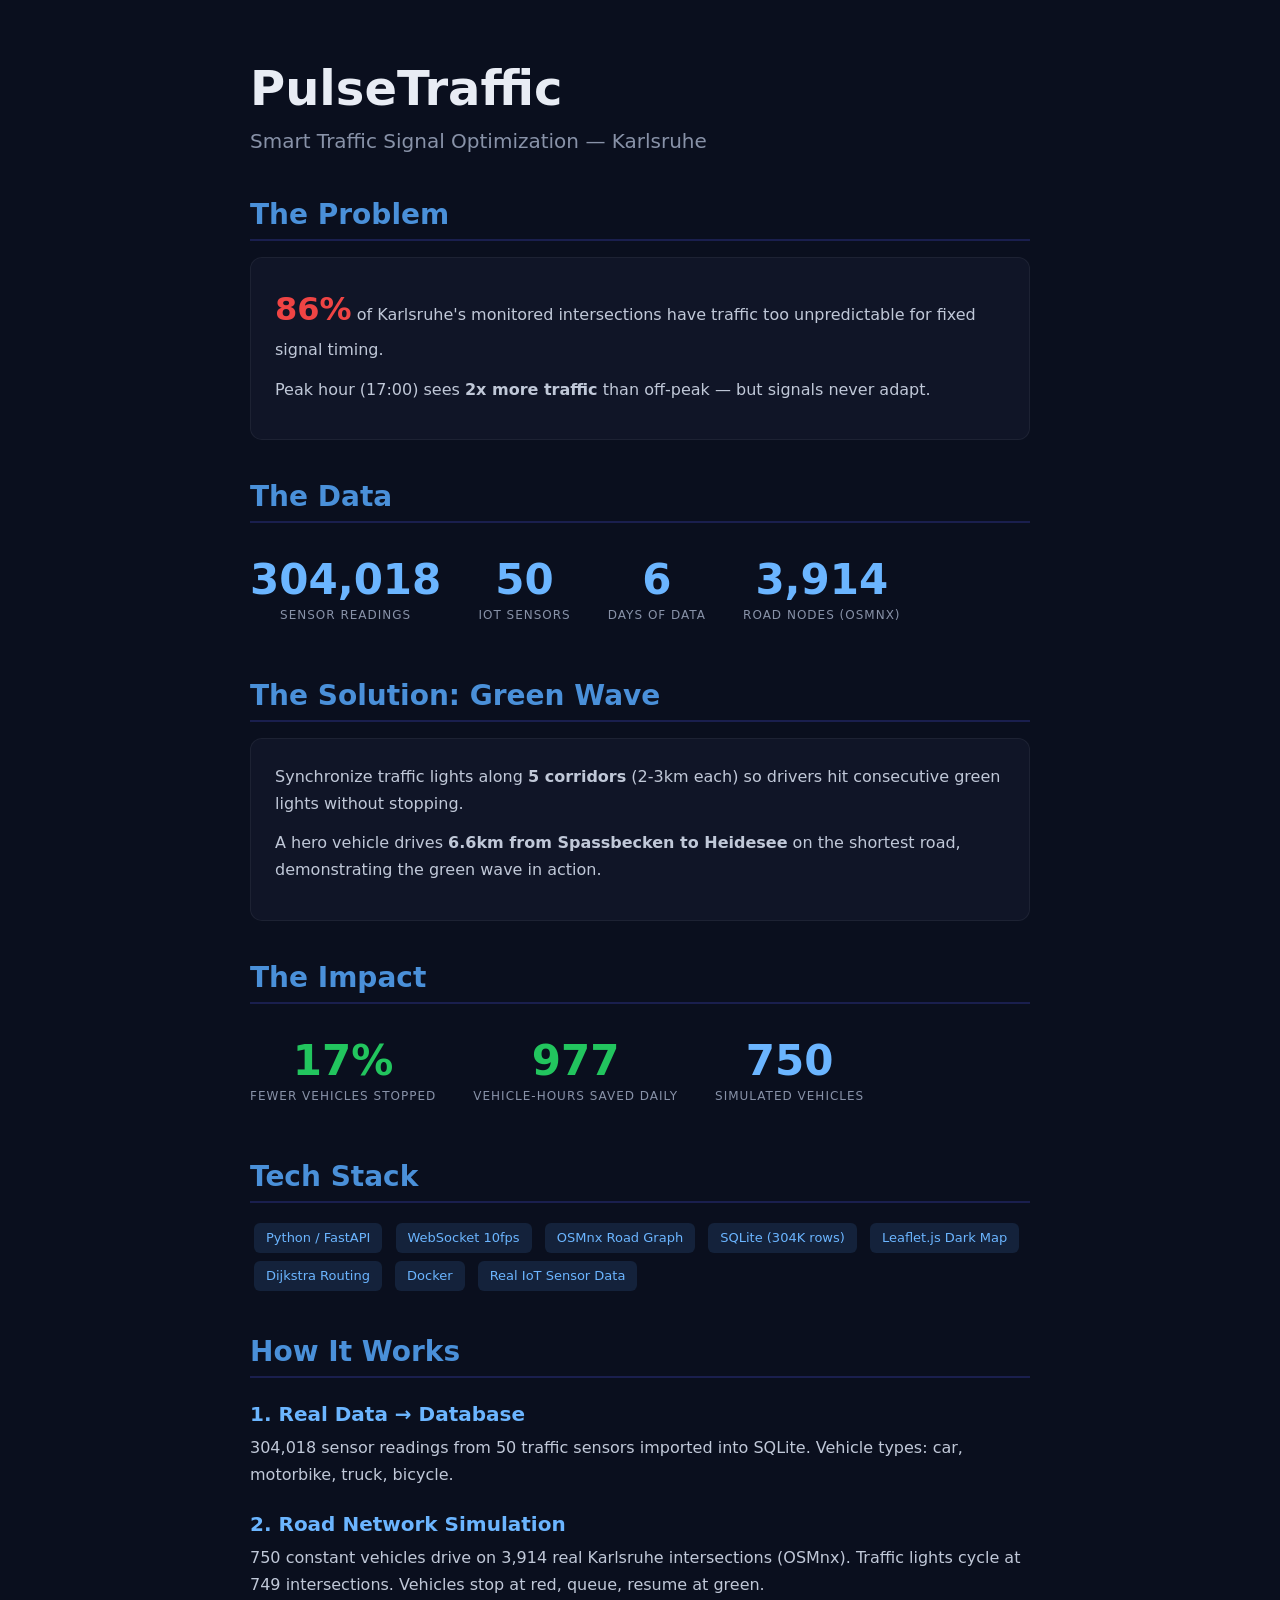
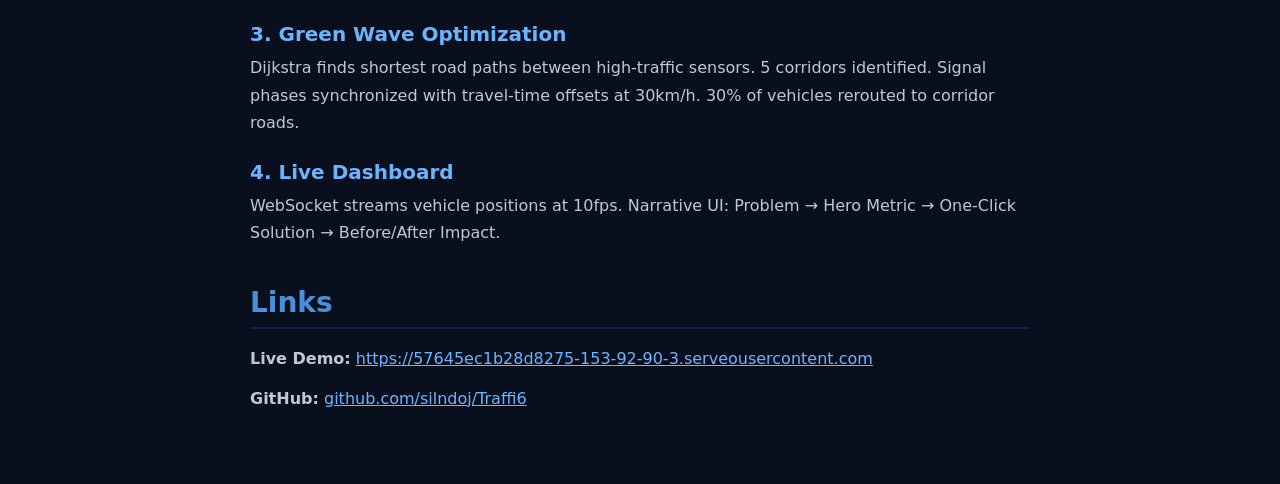
<file: app/frontend/pitch.html>
<!DOCTYPE html><html><head><meta charset="UTF-8"><title>PulseTraffic — Pitch</title>
<style>*{margin:0;padding:0;box-sizing:border-box}body{font-family:Inter,system-ui,sans-serif;background:#0a0f1e;color:#e8ecf4;padding:60px;max-width:900px;margin:0 auto}
h1{font-size:48px;margin-bottom:8px}h2{font-size:28px;color:#4a90d9;margin:40px 0 16px;border-bottom:2px solid #1a1f4e;padding-bottom:8px}
h3{font-size:20px;color:#6bb5ff;margin:24px 0 8px}.sub{color:#8892a8;font-size:20px;margin-bottom:40px}
p{font-size:16px;line-height:1.7;color:#c0c8d8;margin-bottom:12px}
.stat{display:inline-block;text-align:center;margin:16px 32px 16px 0}
.stat-val{font-size:42px;font-weight:700;color:#6bb5ff;display:block}.stat-label{font-size:12px;color:#8892a8;text-transform:uppercase;letter-spacing:1px}
.red{color:#ef4444}.green{color:#22c55e}.amber{color:#f59e0b}
.box{background:rgba(20,25,45,0.6);border:1px solid rgba(255,255,255,0.06);border-radius:12px;padding:24px;margin:16px 0}
.tag{display:inline-block;background:rgba(74,144,217,0.15);color:#6bb5ff;padding:4px 12px;border-radius:6px;font-size:13px;margin:4px}
@media print{body{background:white;color:#111}h1,h2,h3,.stat-val{color:#0a0f2e}.sub,.stat-label,p{color:#444}}
</style></head><body>
<h1>PulseTraffic</h1>
<p class="sub">Smart Traffic Signal Optimization — Karlsruhe</p>

<h2>The Problem</h2>
<div class="box">
<p><span class="red" style="font-size:32px;font-weight:700">86%</span> of Karlsruhe's monitored intersections have traffic too unpredictable for fixed signal timing.</p>
<p>Peak hour (17:00) sees <strong>2x more traffic</strong> than off-peak — but signals never adapt.</p>
</div>

<h2>The Data</h2>
<div class="stat"><span class="stat-val">304,018</span><span class="stat-label">Sensor Readings</span></div>
<div class="stat"><span class="stat-val">50</span><span class="stat-label">IoT Sensors</span></div>
<div class="stat"><span class="stat-val">6</span><span class="stat-label">Days of Data</span></div>
<div class="stat"><span class="stat-val">3,914</span><span class="stat-label">Road Nodes (OSMnx)</span></div>

<h2>The Solution: Green Wave</h2>
<div class="box">
<p>Synchronize traffic lights along <strong>5 corridors</strong> (2-3km each) so drivers hit consecutive green lights without stopping.</p>
<p>A hero vehicle drives <strong>6.6km from Spassbecken to Heidesee</strong> on the shortest road, demonstrating the green wave in action.</p>
</div>

<h2>The Impact</h2>
<div class="stat"><span class="stat-val green">17%</span><span class="stat-label">Fewer Vehicles Stopped</span></div>
<div class="stat"><span class="stat-val green">977</span><span class="stat-label">Vehicle-Hours Saved Daily</span></div>
<div class="stat"><span class="stat-val">750</span><span class="stat-label">Simulated Vehicles</span></div>

<h2>Tech Stack</h2>
<p>
<span class="tag">Python / FastAPI</span>
<span class="tag">WebSocket 10fps</span>
<span class="tag">OSMnx Road Graph</span>
<span class="tag">SQLite (304K rows)</span>
<span class="tag">Leaflet.js Dark Map</span>
<span class="tag">Dijkstra Routing</span>
<span class="tag">Docker</span>
<span class="tag">Real IoT Sensor Data</span>
</p>

<h2>How It Works</h2>
<h3>1. Real Data → Database</h3>
<p>304,018 sensor readings from 50 traffic sensors imported into SQLite. Vehicle types: car, motorbike, truck, bicycle.</p>
<h3>2. Road Network Simulation</h3>
<p>750 constant vehicles drive on 3,914 real Karlsruhe intersections (OSMnx). Traffic lights cycle at 749 intersections. Vehicles stop at red, queue, resume at green.</p>
<h3>3. Green Wave Optimization</h3>
<p>Dijkstra finds shortest road paths between high-traffic sensors. 5 corridors identified. Signal phases synchronized with travel-time offsets at 30km/h. 30% of vehicles rerouted to corridor roads.</p>
<h3>4. Live Dashboard</h3>
<p>WebSocket streams vehicle positions at 10fps. Narrative UI: Problem → Hero Metric → One-Click Solution → Before/After Impact.</p>

<h2>Links</h2>
<p><strong>Live Demo:</strong> <a href="https://57645ec1b28d8275-153-92-90-3.serveousercontent.com" style="color:#6bb5ff">https://57645ec1b28d8275-153-92-90-3.serveousercontent.com</a></p>
<p><strong>GitHub:</strong> <a href="https://github.com/silndoj/Traffi6" style="color:#6bb5ff">github.com/silndoj/Traffi6</a></p>
</body></html>
</file>
